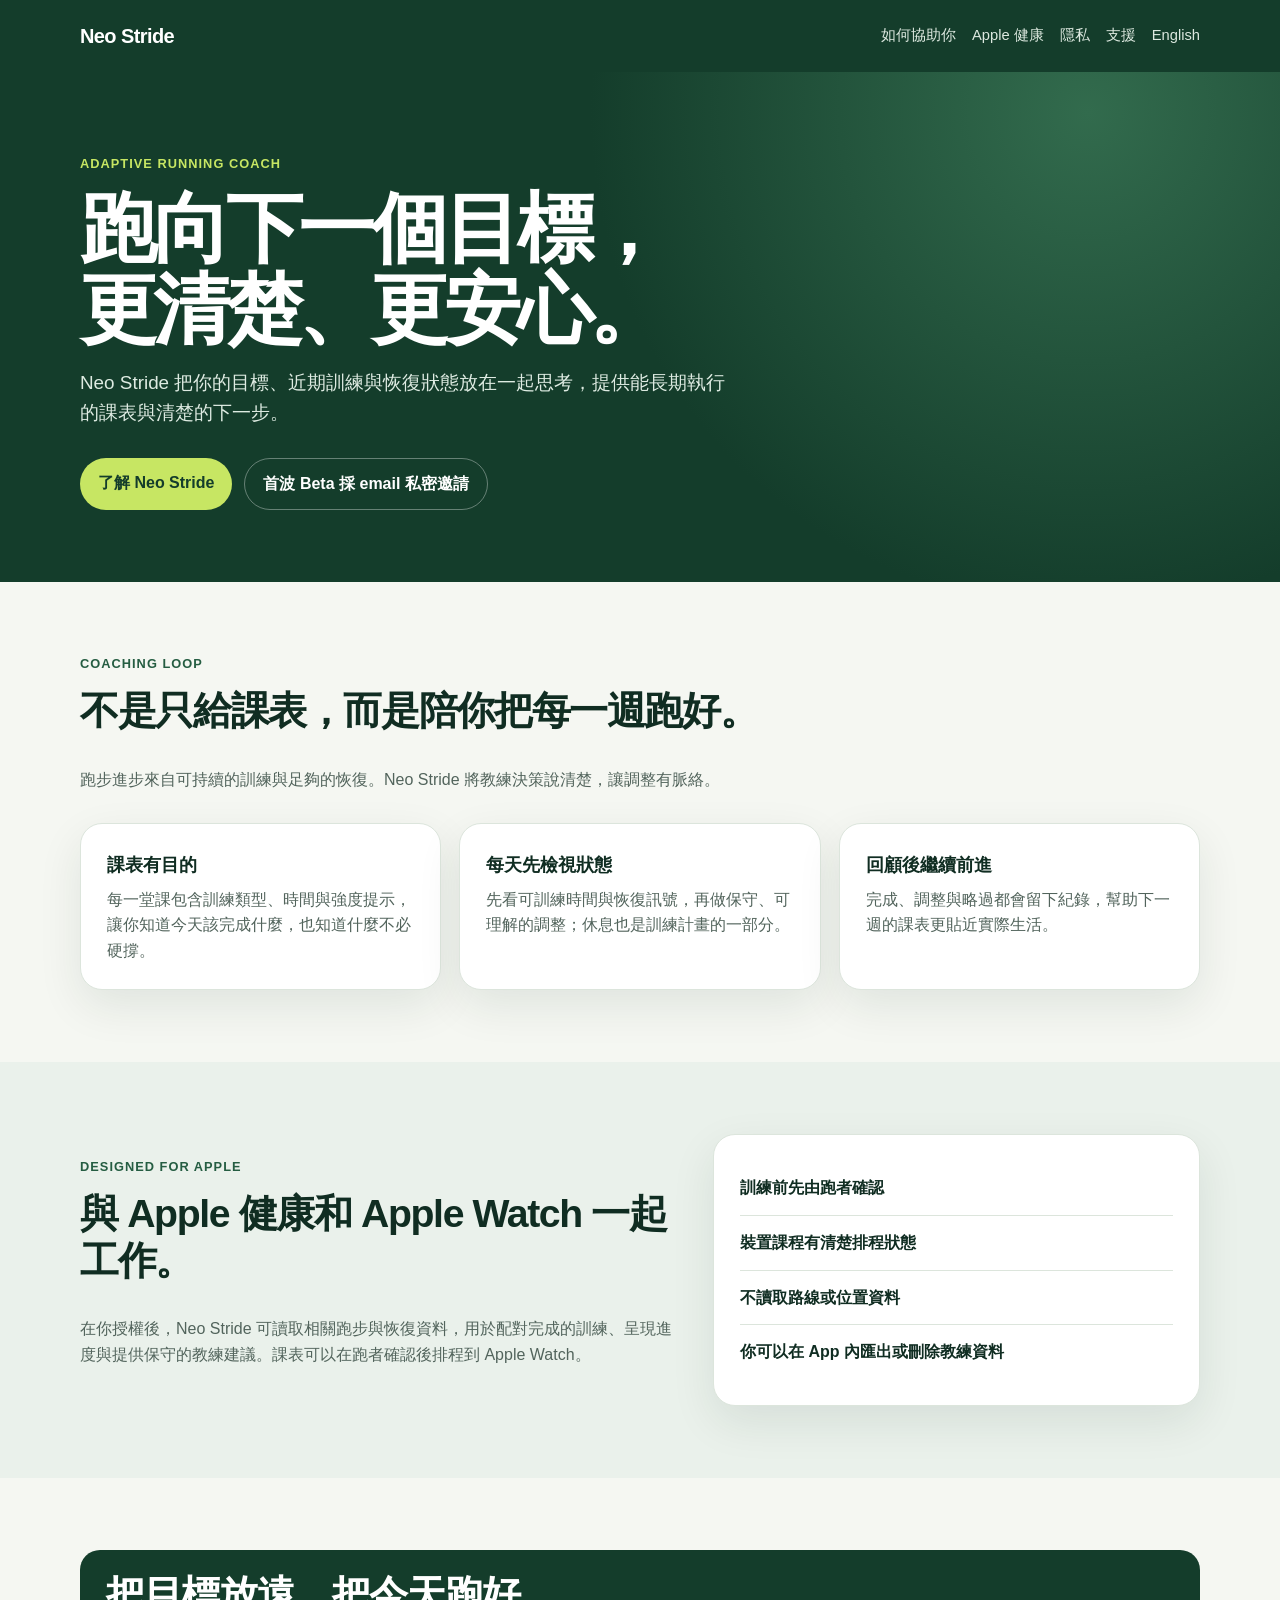
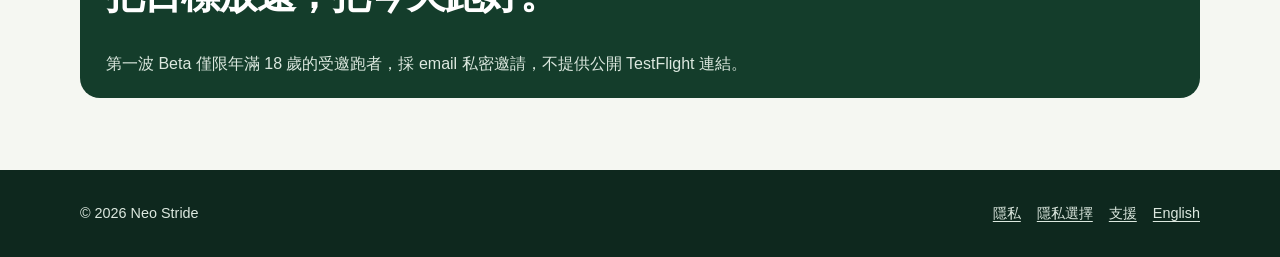
<file: index.html>
<!doctype html>
<html lang="zh-Hant">
  <head>
    <meta charset="utf-8">
    <meta name="viewport" content="width=device-width, initial-scale=1">
    <meta name="description" content="Neo Stride 是一位以恢復為先、幫助業餘跑者持續前進的適應式跑步教練。">
    <meta http-equiv="refresh" content="0; url=zh-Hant/">
    <link rel="canonical" href="https://chaoyu0513.github.io/neostride-site/zh-Hant/">
    <title>Neo Stride</title>
  </head>
  <body>
    <p><a href="zh-Hant/">前往 Neo Stride 繁體中文網站</a> · <a href="en/">English</a></p>
  </body>
</html>
</file>
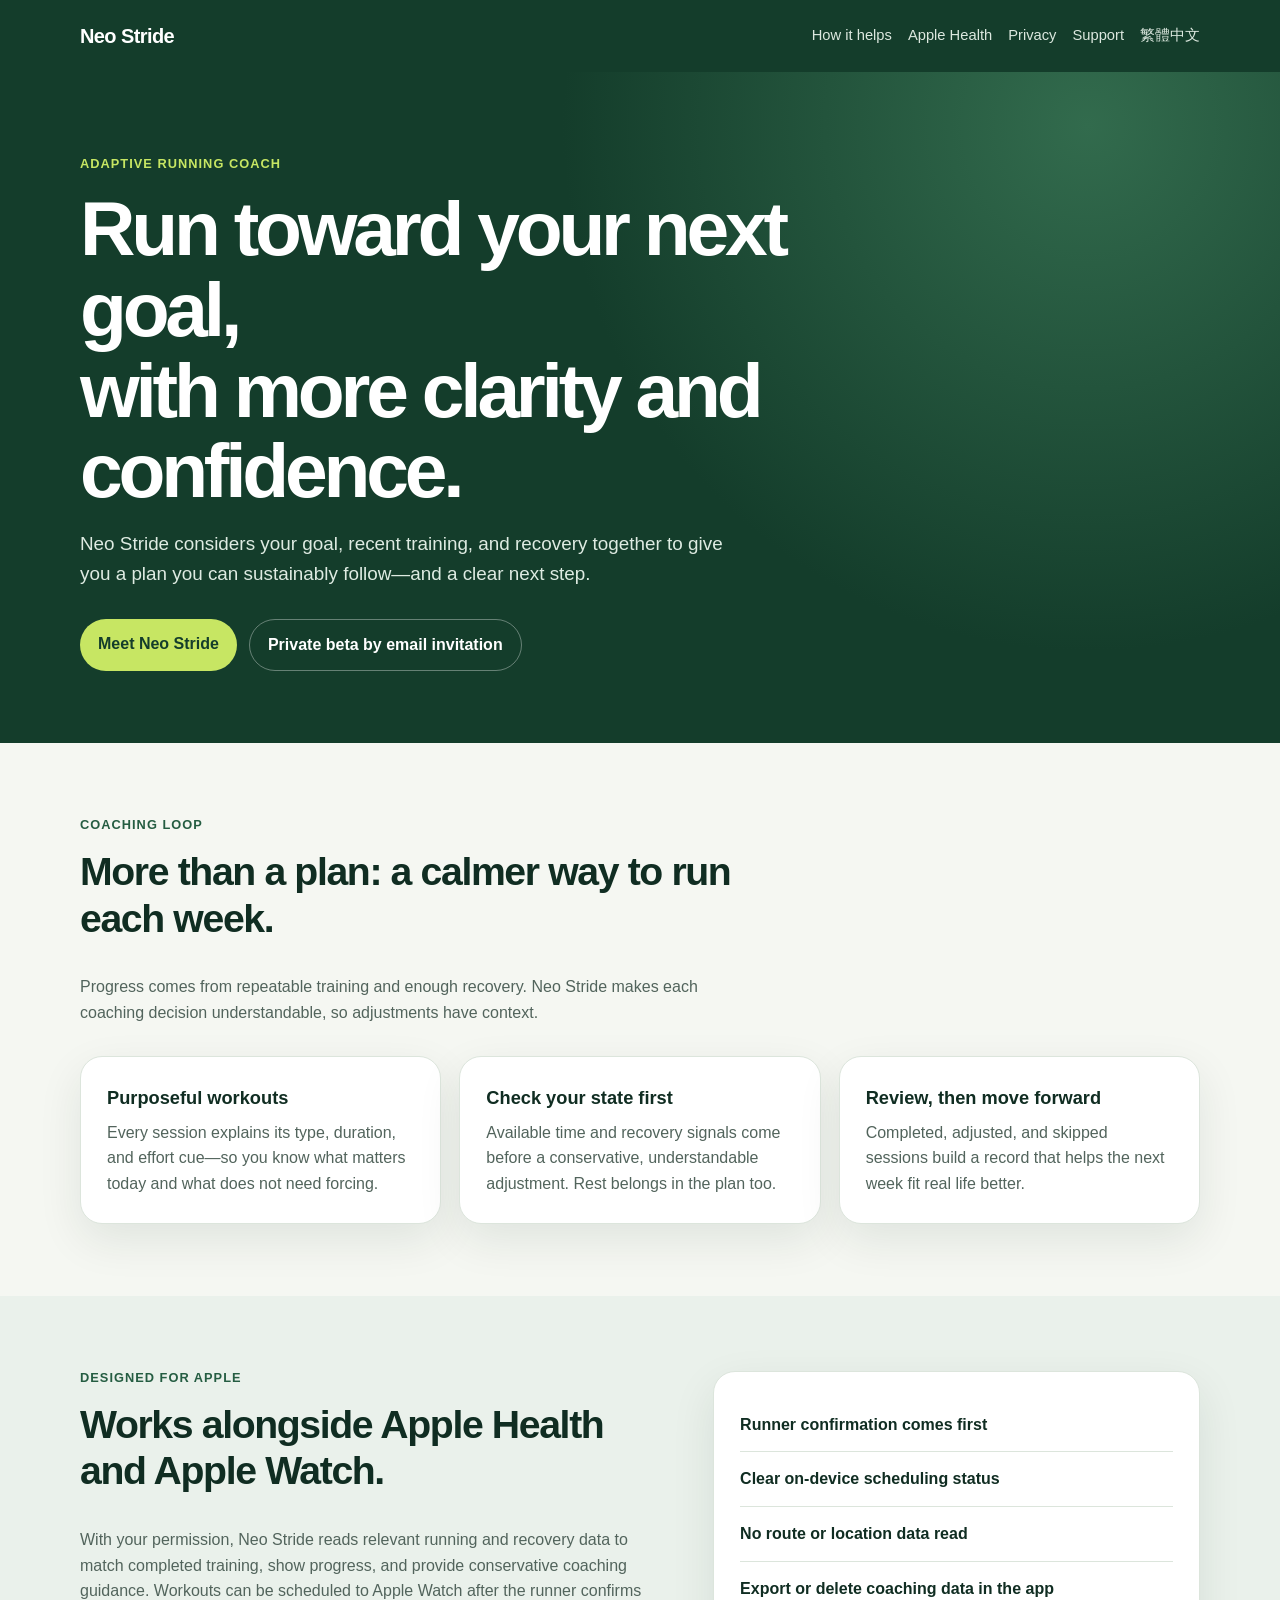
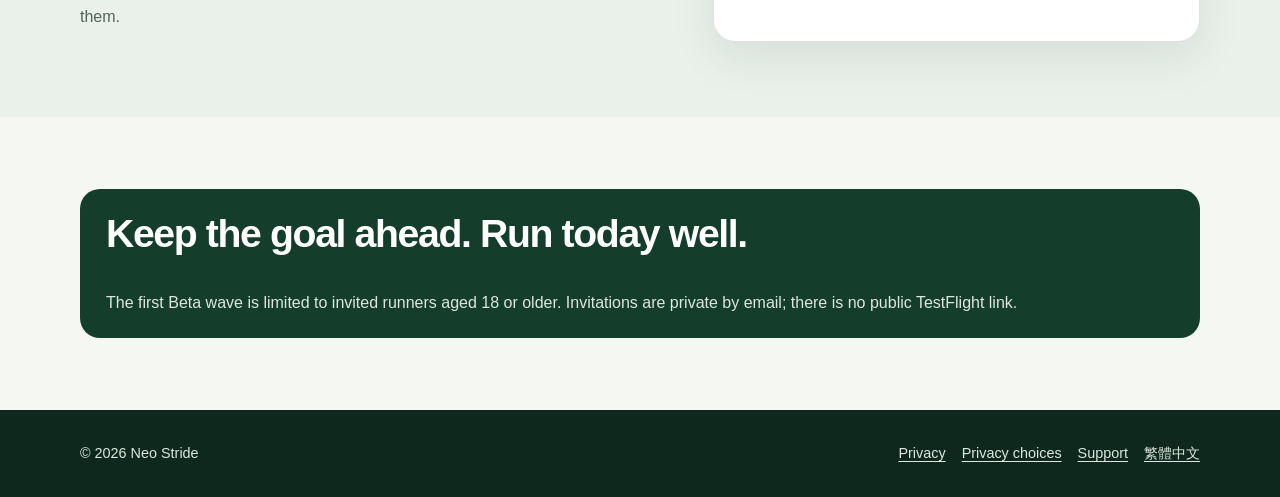
<file: en/index.html>
<!doctype html>
<html lang="en">
  <head>
    <meta charset="utf-8">
    <meta name="viewport" content="width=device-width, initial-scale=1">
    <meta name="description" content="Neo Stride is a recovery-first adaptive running coach for amateur runners.">
    <link rel="stylesheet" href="../assets/css/site.css">
    <link rel="alternate" hreflang="zh-Hant" href="../zh-Hant/">
    <link rel="alternate" hreflang="en" href="./">
    <title>Neo Stride — Run toward your next goal</title>
  </head>
  <body>
    <header class="site-header"><div class="shell nav"><a class="brand" href="./">Neo Stride</a><nav class="nav-links" aria-label="Main navigation"><a href="#how">How it helps</a><a href="#health">Apple Health</a><a href="privacy/">Privacy</a><a href="support/">Support</a><a href="../zh-Hant/" lang="zh-Hant">繁體中文</a></nav></div></header>
    <main>
      <section class="hero"><div class="shell"><p class="eyebrow">Adaptive running coach</p><h1>Run toward your next goal,<br>with more clarity and confidence.</h1><p class="lede">Neo Stride considers your goal, recent training, and recovery together to give you a plan you can sustainably follow—and a clear next step.</p><div class="actions"><a class="button" href="#how">Meet Neo Stride</a><a class="button secondary" href="support/">Private beta by email invitation</a></div></div></section>
      <section class="section" id="how"><div class="shell"><div class="section-heading"><p class="eyebrow" style="color:#255d42">Coaching loop</p><h2>More than a plan: a calmer way to run each week.</h2><p>Progress comes from repeatable training and enough recovery. Neo Stride makes each coaching decision understandable, so adjustments have context.</p></div><div class="grid"><article class="card"><h3>Purposeful workouts</h3><p>Every session explains its type, duration, and effort cue—so you know what matters today and what does not need forcing.</p></article><article class="card"><h3>Check your state first</h3><p>Available time and recovery signals come before a conservative, understandable adjustment. Rest belongs in the plan too.</p></article><article class="card"><h3>Review, then move forward</h3><p>Completed, adjusted, and skipped sessions build a record that helps the next week fit real life better.</p></article></div></div></section>
      <section class="section soft" id="health"><div class="shell split"><div><p class="eyebrow" style="color:#255d42">Designed for Apple</p><h2>Works alongside Apple Health and Apple Watch.</h2><p class="muted">With your permission, Neo Stride reads relevant running and recovery data to match completed training, show progress, and provide conservative coaching guidance. Workouts can be scheduled to Apple Watch after the runner confirms them.</p></div><div class="card"><ul class="facts"><li>Runner confirmation comes first</li><li>Clear on-device scheduling status</li><li>No route or location data read</li><li>Export or delete coaching data in the app</li></ul></div></div></section>
      <section class="section"><div class="shell banner"><h2>Keep the goal ahead. Run today well.</h2><p>The first Beta wave is limited to invited runners aged 18 or older. Invitations are private by email; there is no public TestFlight link.</p></div></section>
    </main>
    <footer class="site-footer"><div class="shell footer-inner"><span>© 2026 Neo Stride</span><nav class="footer-links" aria-label="Footer navigation"><a href="privacy/">Privacy</a><a href="privacy-choices/">Privacy choices</a><a href="support/">Support</a><a href="../zh-Hant/" lang="zh-Hant">繁體中文</a></nav></div></footer>
  </body>
</html>
</file>
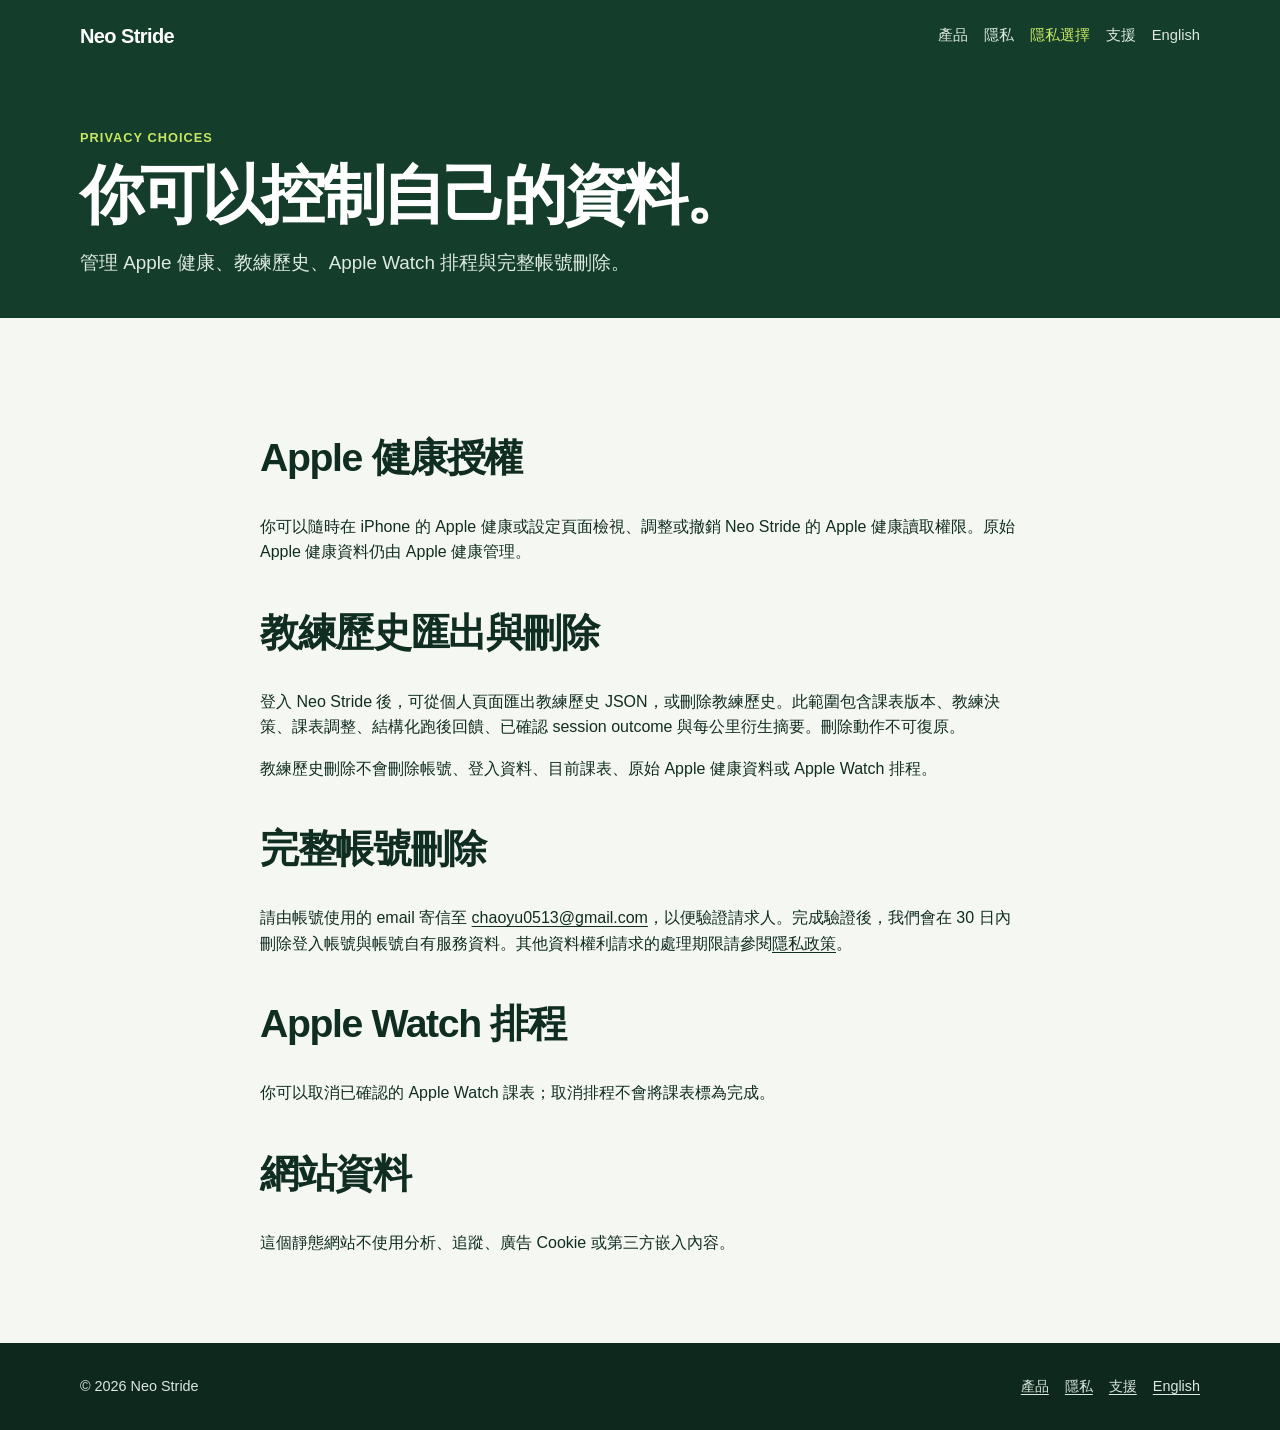
<file: privacy-choices/index.html>
<!doctype html>
<html lang="zh-Hant">
  <head>
    <meta charset="utf-8">
    <meta name="viewport" content="width=device-width, initial-scale=1">
    <meta name="description" content="管理 Neo Stride 的 Apple 健康授權、教練資料與完整帳號刪除。">
    <link rel="stylesheet" href="../assets/css/site.css">
    <link rel="alternate" hreflang="en" href="../en/privacy-choices/">
    <title>隱私選擇 — Neo Stride</title>
  </head>
  <body>
    <header class="site-header"><div class="shell nav"><a class="brand" href="../zh-Hant/">Neo Stride</a><nav class="nav-links" aria-label="主要導覽"><a href="../zh-Hant/">產品</a><a href="../privacy/">隱私</a><a aria-current="page" href="./">隱私選擇</a><a href="../support/">支援</a><a href="../en/privacy-choices/" lang="en">English</a></nav></div></header>
    <main>
      <section class="page-hero"><div class="shell"><p class="eyebrow">Privacy choices</p><h1>你可以控制自己的資料。</h1><p class="lede">管理 Apple 健康、教練歷史、Apple Watch 排程與完整帳號刪除。</p></div></section>
      <section class="section"><div class="shell prose">
        <h2>Apple 健康授權</h2>
        <p>你可以隨時在 iPhone 的 Apple 健康或設定頁面檢視、調整或撤銷 Neo Stride 的 Apple 健康讀取權限。原始 Apple 健康資料仍由 Apple 健康管理。</p>

        <h2>教練歷史匯出與刪除</h2>
        <p>登入 Neo Stride 後，可從個人頁面匯出教練歷史 JSON，或刪除教練歷史。此範圍包含課表版本、教練決策、課表調整、結構化跑後回饋、已確認 session outcome 與每公里衍生摘要。刪除動作不可復原。</p>
        <p>教練歷史刪除不會刪除帳號、登入資料、目前課表、原始 Apple 健康資料或 Apple Watch 排程。</p>

        <h2>完整帳號刪除</h2>
        <p>請由帳號使用的 email 寄信至 <a href="mailto:chaoyu0513@gmail.com">chaoyu0513@gmail.com</a>，以便驗證請求人。完成驗證後，我們會在 30 日內刪除登入帳號與帳號自有服務資料。其他資料權利請求的處理期限請參閱<a href="../privacy/">隱私政策</a>。</p>

        <h2>Apple Watch 排程</h2>
        <p>你可以取消已確認的 Apple Watch 課表；取消排程不會將課表標為完成。</p>

        <h2>網站資料</h2>
        <p>這個靜態網站不使用分析、追蹤、廣告 Cookie 或第三方嵌入內容。</p>
      </div></section>
    </main>
    <footer class="site-footer"><div class="shell footer-inner"><span>© 2026 Neo Stride</span><nav class="footer-links" aria-label="頁尾導覽"><a href="../zh-Hant/">產品</a><a href="../privacy/">隱私</a><a href="../support/">支援</a><a href="../en/privacy-choices/" lang="en">English</a></nav></div></footer>
  </body>
</html>
</file>
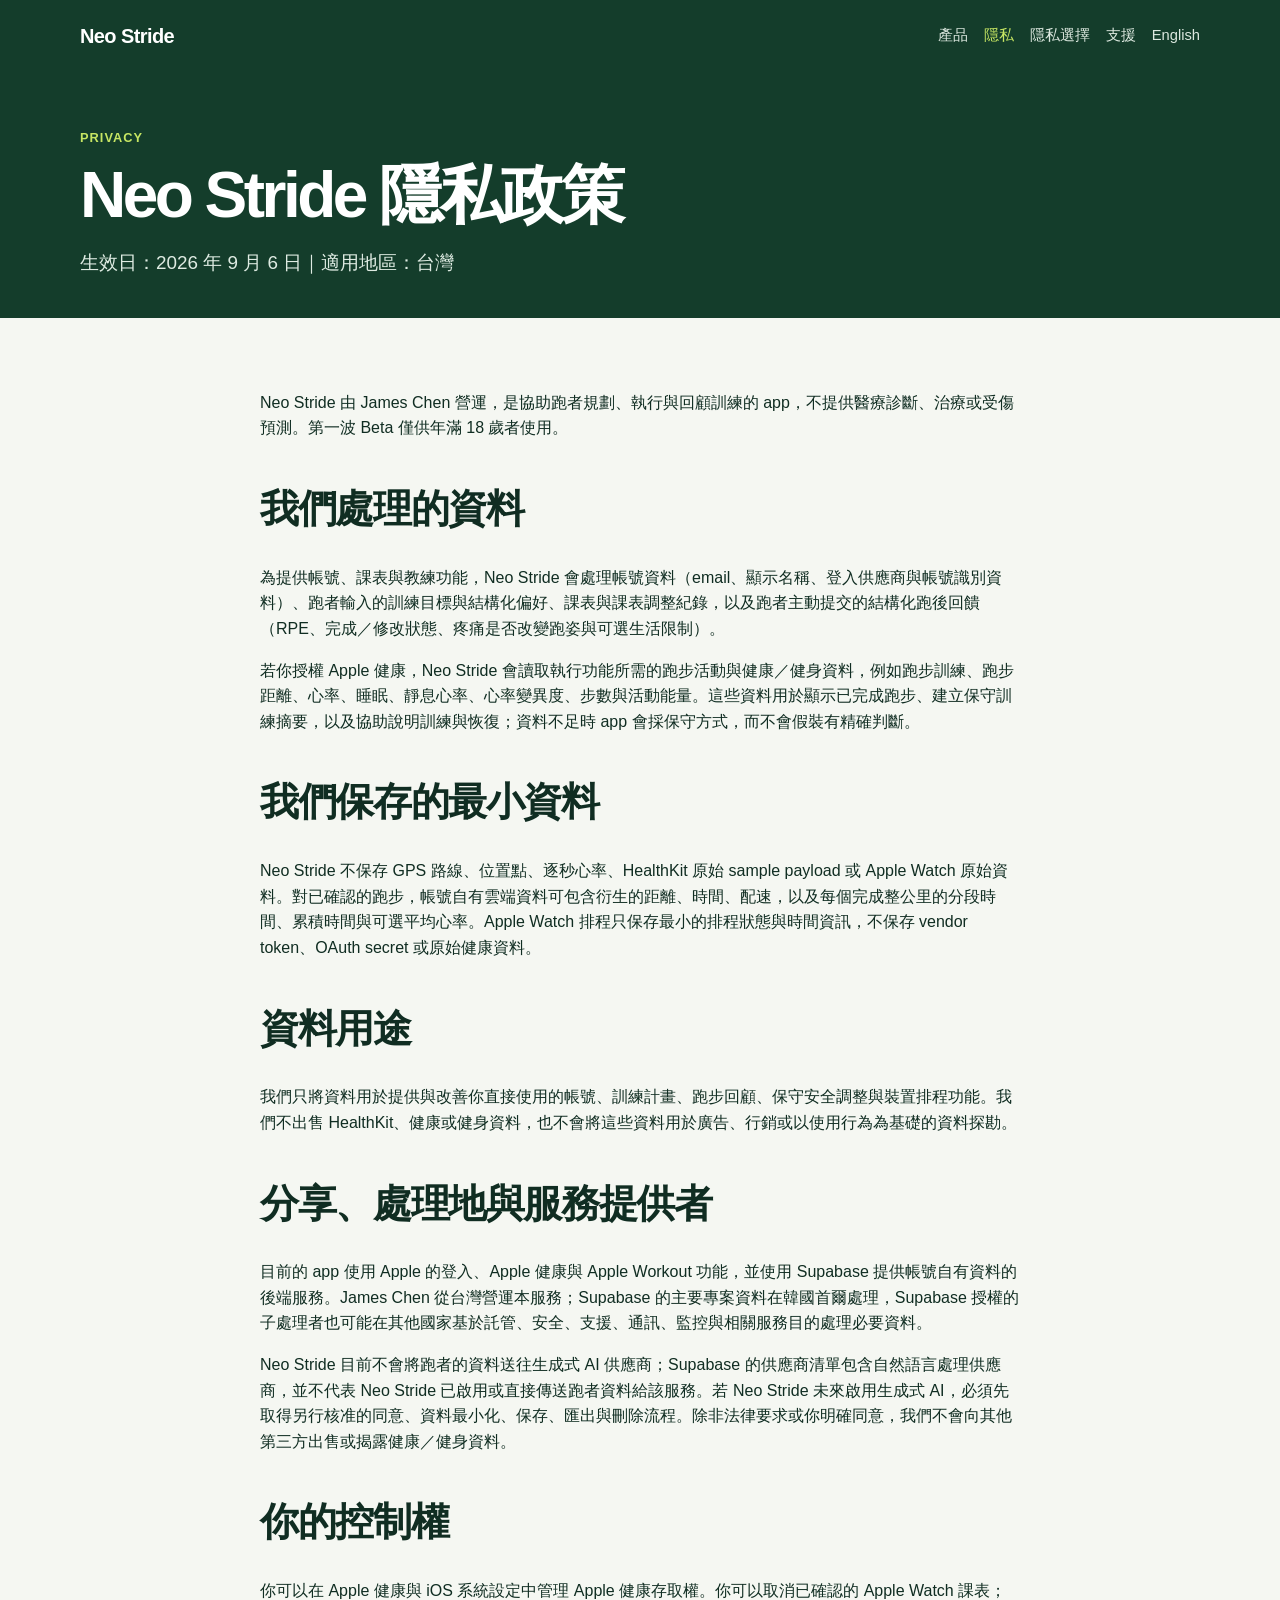
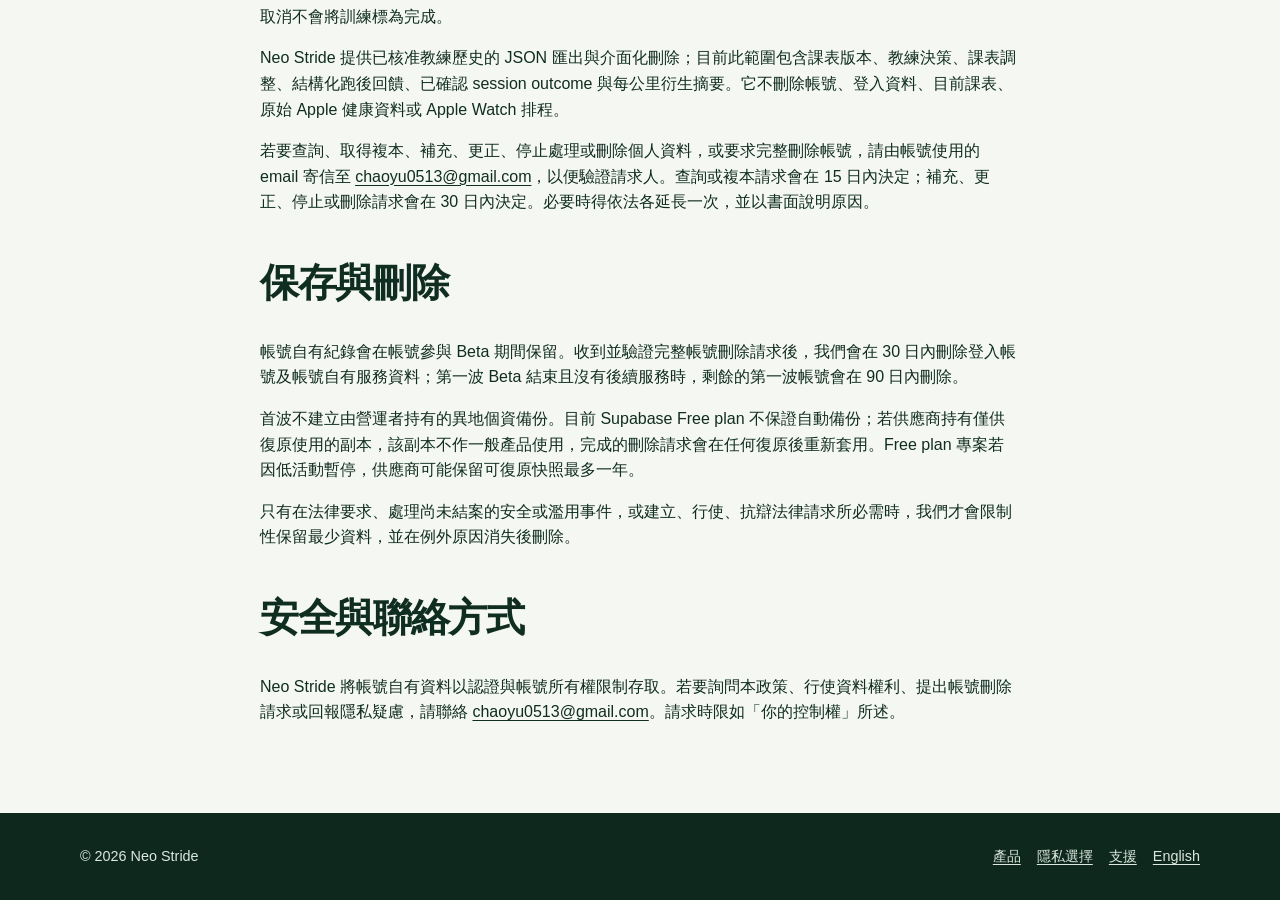
<file: privacy/index.html>
<!doctype html>
<html lang="zh-Hant">
  <head>
    <meta charset="utf-8">
    <meta name="viewport" content="width=device-width, initial-scale=1">
    <meta name="description" content="Neo Stride 隱私政策：資料處理、Apple 健康、保存、刪除與聯絡方式。">
    <link rel="stylesheet" href="../assets/css/site.css">
    <link rel="alternate" hreflang="en" href="../en/privacy/">
    <title>隱私政策 — Neo Stride</title>
  </head>
  <body>
    <header class="site-header"><div class="shell nav">
      <a class="brand" href="../zh-Hant/">Neo Stride</a>
      <nav class="nav-links" aria-label="主要導覽"><a href="../zh-Hant/">產品</a><a aria-current="page" href="./">隱私</a><a href="../privacy-choices/">隱私選擇</a><a href="../support/">支援</a><a href="../en/privacy/" lang="en">English</a></nav>
    </div></header>
    <main>
      <section class="page-hero"><div class="shell">
        <p class="eyebrow">Privacy</p>
        <h1>Neo Stride 隱私政策</h1>
        <p class="lede">生效日：<time datetime="2026-09-06">2026 年 9 月 6 日</time>｜適用地區：台灣</p>
      </div></section>
      <section class="section"><div class="shell prose">
        <p>Neo Stride 由 James Chen 營運，是協助跑者規劃、執行與回顧訓練的 app，不提供醫療診斷、治療或受傷預測。第一波 Beta 僅供年滿 18 歲者使用。</p>

        <h2>我們處理的資料</h2>
        <p>為提供帳號、課表與教練功能，Neo Stride 會處理帳號資料（email、顯示名稱、登入供應商與帳號識別資料）、跑者輸入的訓練目標與結構化偏好、課表與課表調整紀錄，以及跑者主動提交的結構化跑後回饋（RPE、完成／修改狀態、疼痛是否改變跑姿與可選生活限制）。</p>
        <p>若你授權 Apple 健康，Neo Stride 會讀取執行功能所需的跑步活動與健康／健身資料，例如跑步訓練、跑步距離、心率、睡眠、靜息心率、心率變異度、步數與活動能量。這些資料用於顯示已完成跑步、建立保守訓練摘要，以及協助說明訓練與恢復；資料不足時 app 會採保守方式，而不會假裝有精確判斷。</p>

        <h2>我們保存的最小資料</h2>
        <p>Neo Stride 不保存 GPS 路線、位置點、逐秒心率、HealthKit 原始 sample payload 或 Apple Watch 原始資料。對已確認的跑步，帳號自有雲端資料可包含衍生的距離、時間、配速，以及每個完成整公里的分段時間、累積時間與可選平均心率。Apple Watch 排程只保存最小的排程狀態與時間資訊，不保存 vendor token、OAuth secret 或原始健康資料。</p>

        <h2>資料用途</h2>
        <p>我們只將資料用於提供與改善你直接使用的帳號、訓練計畫、跑步回顧、保守安全調整與裝置排程功能。我們不出售 HealthKit、健康或健身資料，也不會將這些資料用於廣告、行銷或以使用行為為基礎的資料探勘。</p>

        <h2>分享、處理地與服務提供者</h2>
        <p>目前的 app 使用 Apple 的登入、Apple 健康與 Apple Workout 功能，並使用 Supabase 提供帳號自有資料的後端服務。James Chen 從台灣營運本服務；Supabase 的主要專案資料在韓國首爾處理，Supabase 授權的子處理者也可能在其他國家基於託管、安全、支援、通訊、監控與相關服務目的處理必要資料。</p>
        <p>Neo Stride 目前不會將跑者的資料送往生成式 AI 供應商；Supabase 的供應商清單包含自然語言處理供應商，並不代表 Neo Stride 已啟用或直接傳送跑者資料給該服務。若 Neo Stride 未來啟用生成式 AI，必須先取得另行核准的同意、資料最小化、保存、匯出與刪除流程。除非法律要求或你明確同意，我們不會向其他第三方出售或揭露健康／健身資料。</p>

        <h2>你的控制權</h2>
        <p>你可以在 Apple 健康與 iOS 系統設定中管理 Apple 健康存取權。你可以取消已確認的 Apple Watch 課表；取消不會將訓練標為完成。</p>
        <p>Neo Stride 提供已核准教練歷史的 JSON 匯出與介面化刪除；目前此範圍包含課表版本、教練決策、課表調整、結構化跑後回饋、已確認 session outcome 與每公里衍生摘要。它不刪除帳號、登入資料、目前課表、原始 Apple 健康資料或 Apple Watch 排程。</p>
        <p>若要查詢、取得複本、補充、更正、停止處理或刪除個人資料，或要求完整刪除帳號，請由帳號使用的 email 寄信至 <a href="mailto:chaoyu0513@gmail.com">chaoyu0513@gmail.com</a>，以便驗證請求人。查詢或複本請求會在 15 日內決定；補充、更正、停止或刪除請求會在 30 日內決定。必要時得依法各延長一次，並以書面說明原因。</p>

        <h2>保存與刪除</h2>
        <p>帳號自有紀錄會在帳號參與 Beta 期間保留。收到並驗證完整帳號刪除請求後，我們會在 30 日內刪除登入帳號及帳號自有服務資料；第一波 Beta 結束且沒有後續服務時，剩餘的第一波帳號會在 90 日內刪除。</p>
        <p>首波不建立由營運者持有的異地個資備份。目前 Supabase Free plan 不保證自動備份；若供應商持有僅供復原使用的副本，該副本不作一般產品使用，完成的刪除請求會在任何復原後重新套用。Free plan 專案若因低活動暫停，供應商可能保留可復原快照最多一年。</p>
        <p>只有在法律要求、處理尚未結案的安全或濫用事件，或建立、行使、抗辯法律請求所必需時，我們才會限制性保留最少資料，並在例外原因消失後刪除。</p>

        <h2>安全與聯絡方式</h2>
        <p>Neo Stride 將帳號自有資料以認證與帳號所有權限制存取。若要詢問本政策、行使資料權利、提出帳號刪除請求或回報隱私疑慮，請聯絡 <a href="mailto:chaoyu0513@gmail.com">chaoyu0513@gmail.com</a>。請求時限如「你的控制權」所述。</p>
      </div></section>
    </main>
    <footer class="site-footer"><div class="shell footer-inner"><span>© 2026 Neo Stride</span><nav class="footer-links" aria-label="頁尾導覽"><a href="../zh-Hant/">產品</a><a href="../privacy-choices/">隱私選擇</a><a href="../support/">支援</a><a href="../en/privacy/" lang="en">English</a></nav></div></footer>
  </body>
</html>
</file>
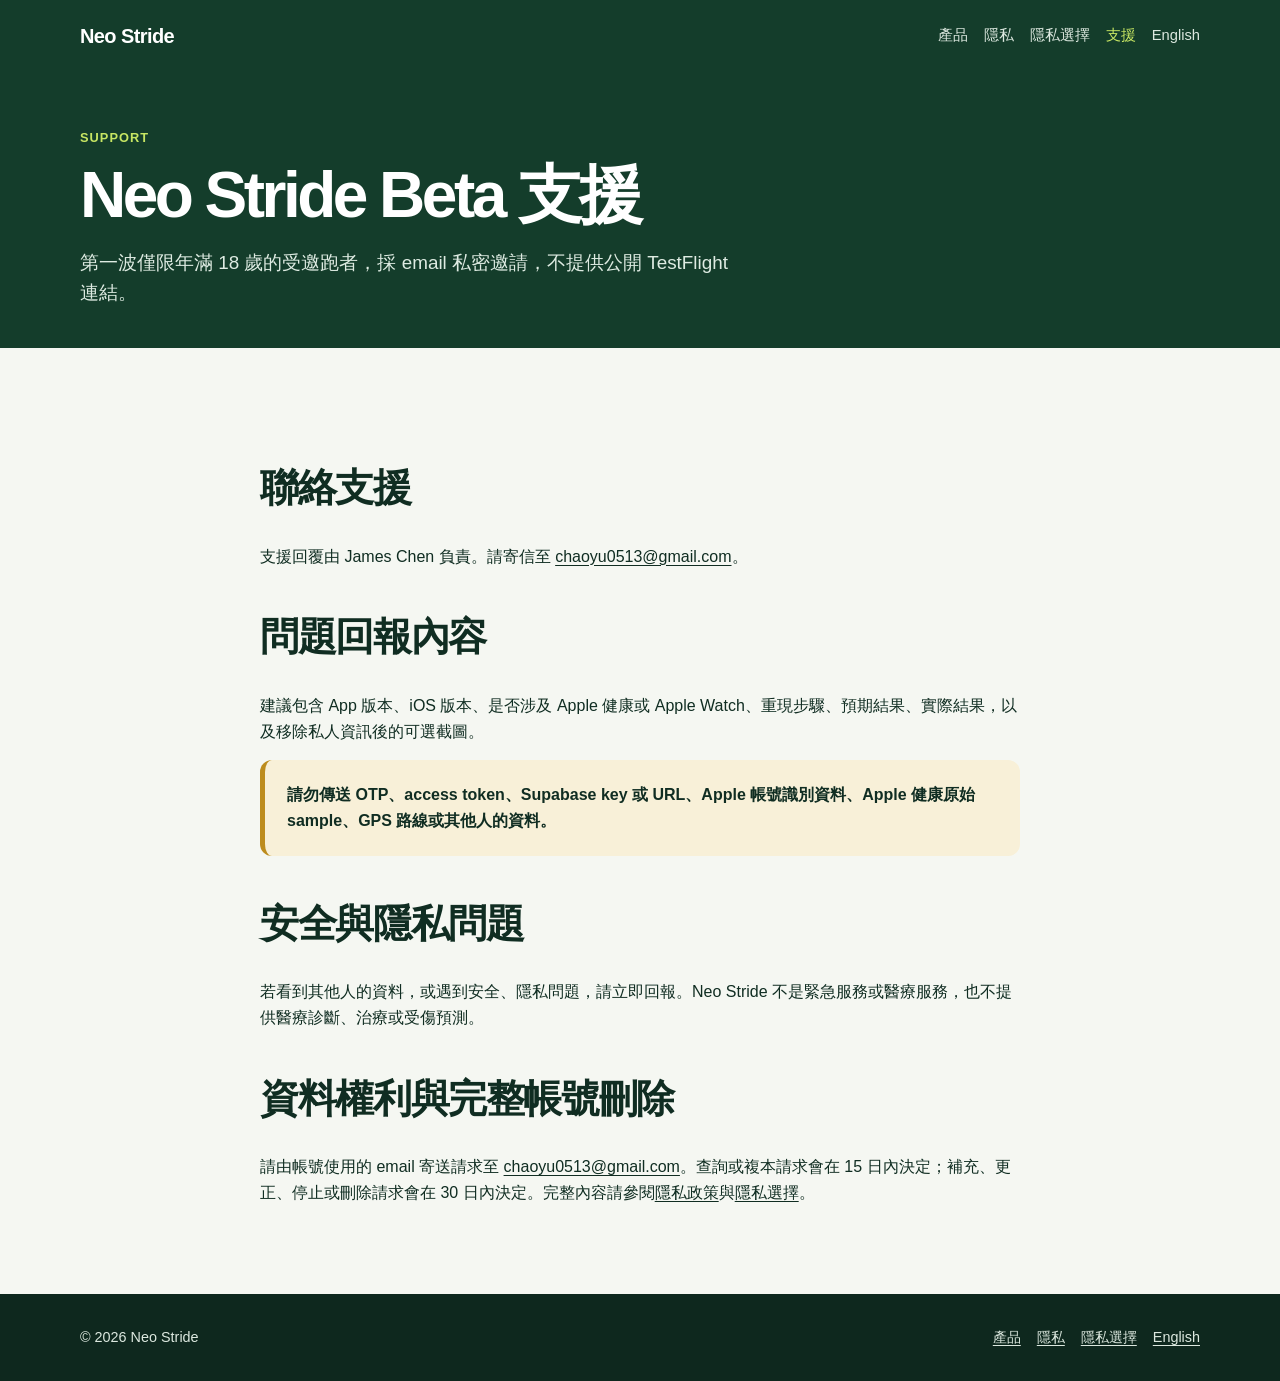
<file: support/index.html>
<!doctype html>
<html lang="zh-Hant">
  <head>
    <meta charset="utf-8">
    <meta name="viewport" content="width=device-width, initial-scale=1">
    <meta name="description" content="Neo Stride 第一波 Beta 支援與問題回報方式。">
    <link rel="stylesheet" href="../assets/css/site.css">
    <link rel="alternate" hreflang="en" href="../en/support/">
    <title>支援 — Neo Stride</title>
  </head>
  <body>
    <header class="site-header"><div class="shell nav"><a class="brand" href="../zh-Hant/">Neo Stride</a><nav class="nav-links" aria-label="主要導覽"><a href="../zh-Hant/">產品</a><a href="../privacy/">隱私</a><a href="../privacy-choices/">隱私選擇</a><a aria-current="page" href="./">支援</a><a href="../en/support/" lang="en">English</a></nav></div></header>
    <main>
      <section class="page-hero"><div class="shell"><p class="eyebrow">Support</p><h1>Neo Stride Beta 支援</h1><p class="lede">第一波僅限年滿 18 歲的受邀跑者，採 email 私密邀請，不提供公開 TestFlight 連結。</p></div></section>
      <section class="section"><div class="shell prose">
        <h2>聯絡支援</h2>
        <p>支援回覆由 James Chen 負責。請寄信至 <a href="mailto:chaoyu0513@gmail.com">chaoyu0513@gmail.com</a>。</p>

        <h2>問題回報內容</h2>
        <p>建議包含 App 版本、iOS 版本、是否涉及 Apple 健康或 Apple Watch、重現步驟、預期結果、實際結果，以及移除私人資訊後的可選截圖。</p>
        <div class="notice"><strong>請勿傳送 OTP、access token、Supabase key 或 URL、Apple 帳號識別資料、Apple 健康原始 sample、GPS 路線或其他人的資料。</strong></div>

        <h2>安全與隱私問題</h2>
        <p>若看到其他人的資料，或遇到安全、隱私問題，請立即回報。Neo Stride 不是緊急服務或醫療服務，也不提供醫療診斷、治療或受傷預測。</p>

        <h2>資料權利與完整帳號刪除</h2>
        <p>請由帳號使用的 email 寄送請求至 <a href="mailto:chaoyu0513@gmail.com">chaoyu0513@gmail.com</a>。查詢或複本請求會在 15 日內決定；補充、更正、停止或刪除請求會在 30 日內決定。完整內容請參閱<a href="../privacy/">隱私政策</a>與<a href="../privacy-choices/">隱私選擇</a>。</p>
      </div></section>
    </main>
    <footer class="site-footer"><div class="shell footer-inner"><span>© 2026 Neo Stride</span><nav class="footer-links" aria-label="頁尾導覽"><a href="../zh-Hant/">產品</a><a href="../privacy/">隱私</a><a href="../privacy-choices/">隱私選擇</a><a href="../en/support/" lang="en">English</a></nav></div></footer>
  </body>
</html>
</file>
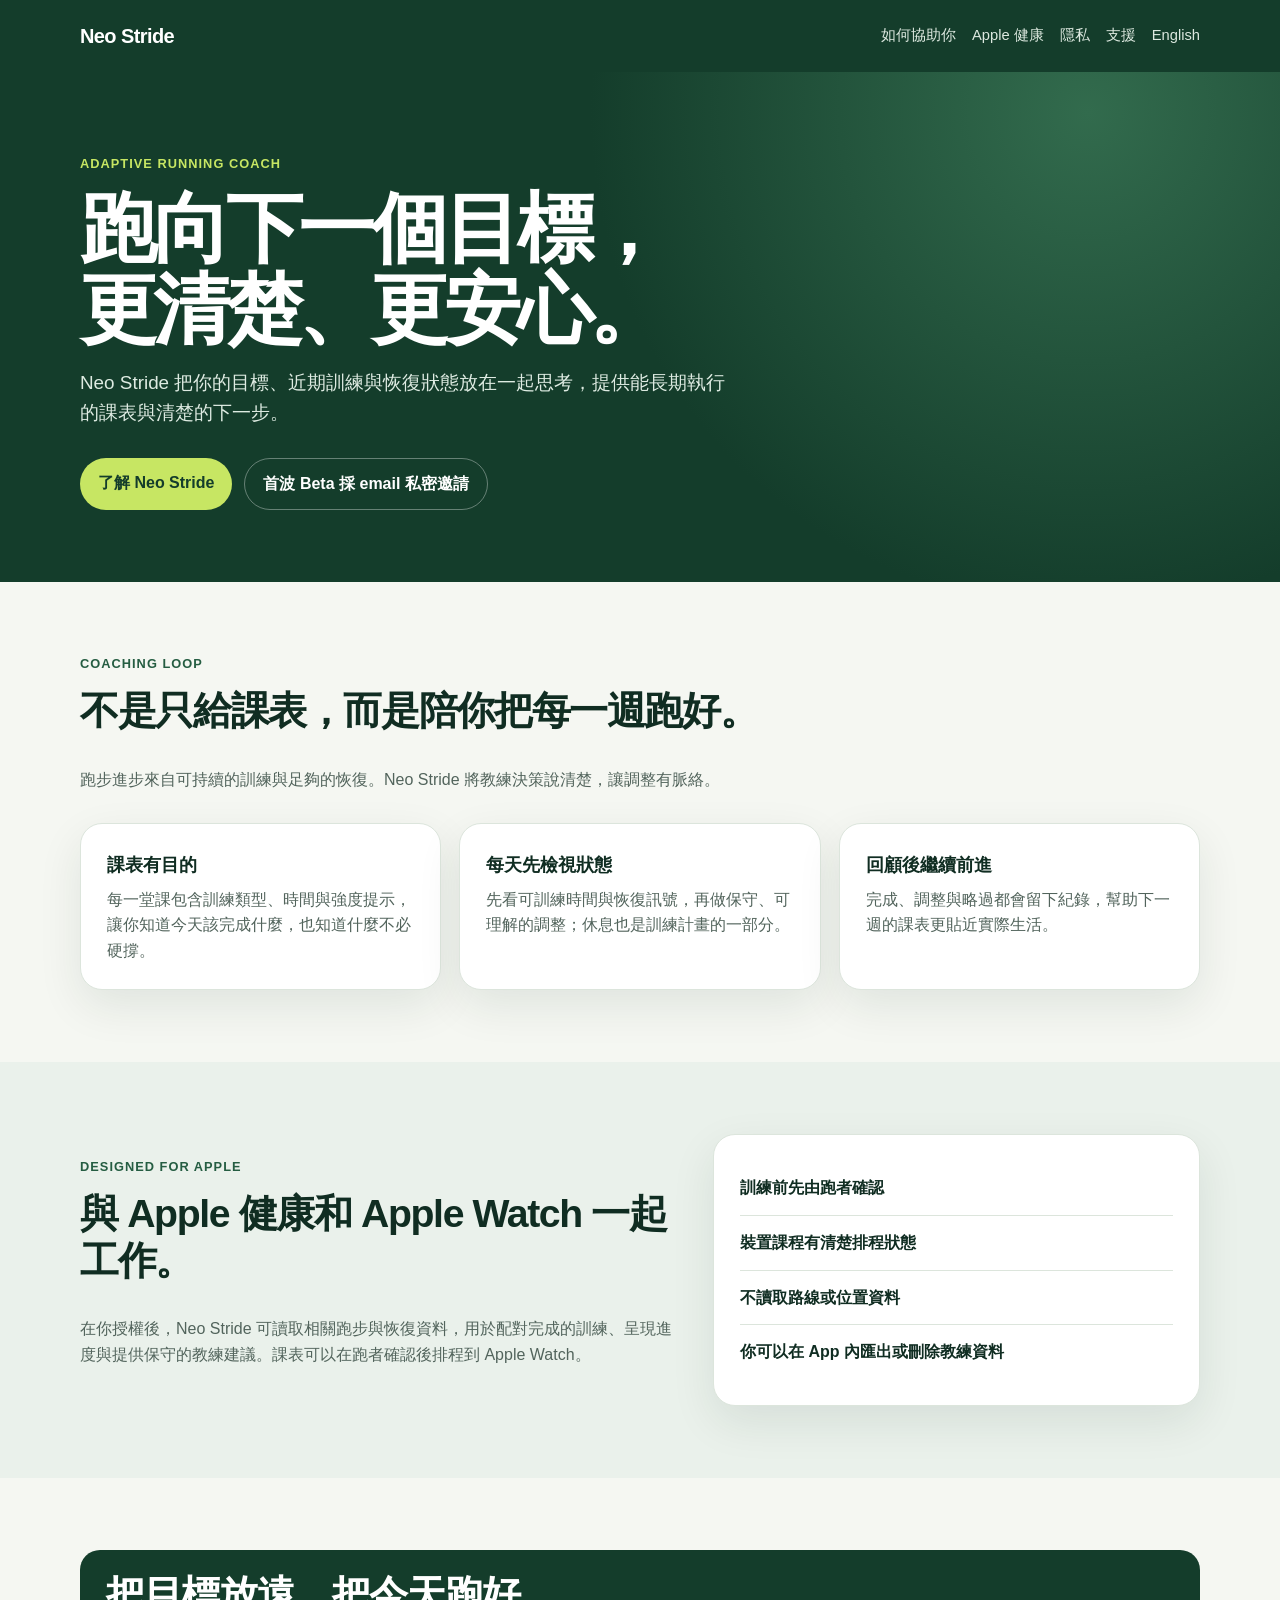
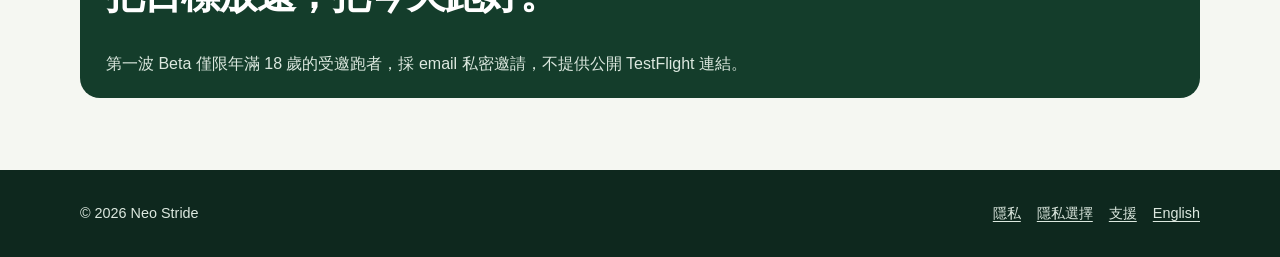
<file: zh-Hant/index.html>
<!doctype html>
<html lang="zh-Hant">
  <head>
    <meta charset="utf-8">
    <meta name="viewport" content="width=device-width, initial-scale=1">
    <meta name="description" content="Neo Stride：以恢復為先的適應式跑步教練，幫助業餘跑者穩定前進。">
    <link rel="stylesheet" href="../assets/css/site.css">
    <link rel="alternate" hreflang="en" href="../en/">
    <link rel="alternate" hreflang="zh-Hant" href="./">
    <title>Neo Stride — 跑向下一個目標</title>
  </head>
  <body>
    <header class="site-header"><div class="shell nav">
      <a class="brand" href="./">Neo Stride</a>
      <nav class="nav-links" aria-label="主要導覽">
        <a href="#how">如何協助你</a><a href="#health">Apple 健康</a><a href="../privacy/">隱私</a><a href="../support/">支援</a><a href="../en/" lang="en">English</a>
      </nav>
    </div></header>
    <main>
      <section class="hero"><div class="shell">
        <p class="eyebrow">Adaptive running coach</p>
        <h1>跑向下一個目標，<br>更清楚、更安心。</h1>
        <p class="lede">Neo Stride 把你的目標、近期訓練與恢復狀態放在一起思考，提供能長期執行的課表與清楚的下一步。</p>
        <div class="actions"><a class="button" href="#how">了解 Neo Stride</a><a class="button secondary" href="../support/">首波 Beta 採 email 私密邀請</a></div>
      </div></section>
      <section class="section" id="how"><div class="shell">
        <div class="section-heading"><p class="eyebrow" style="color:#255d42">Coaching loop</p><h2>不是只給課表，而是陪你把每一週跑好。</h2><p>跑步進步來自可持續的訓練與足夠的恢復。Neo Stride 將教練決策說清楚，讓調整有脈絡。</p></div>
        <div class="grid">
          <article class="card"><h3>課表有目的</h3><p>每一堂課包含訓練類型、時間與強度提示，讓你知道今天該完成什麼，也知道什麼不必硬撐。</p></article>
          <article class="card"><h3>每天先檢視狀態</h3><p>先看可訓練時間與恢復訊號，再做保守、可理解的調整；休息也是訓練計畫的一部分。</p></article>
          <article class="card"><h3>回顧後繼續前進</h3><p>完成、調整與略過都會留下紀錄，幫助下一週的課表更貼近實際生活。</p></article>
        </div>
      </div></section>
      <section class="section soft" id="health"><div class="shell split">
        <div><p class="eyebrow" style="color:#255d42">Designed for Apple</p><h2>與 Apple 健康和 Apple Watch 一起工作。</h2><p class="muted">在你授權後，Neo Stride 可讀取相關跑步與恢復資料，用於配對完成的訓練、呈現進度與提供保守的教練建議。課表可以在跑者確認後排程到 Apple Watch。</p></div>
        <div class="card"><ul class="facts"><li>訓練前先由跑者確認</li><li>裝置課程有清楚排程狀態</li><li>不讀取路線或位置資料</li><li>你可以在 App 內匯出或刪除教練資料</li></ul></div>
      </div></section>
      <section class="section"><div class="shell banner"><h2>把目標放遠，把今天跑好。</h2><p>第一波 Beta 僅限年滿 18 歲的受邀跑者，採 email 私密邀請，不提供公開 TestFlight 連結。</p></div></section>
    </main>
    <footer class="site-footer"><div class="shell footer-inner"><span>© 2026 Neo Stride</span><nav class="footer-links" aria-label="頁尾導覽"><a href="../privacy/">隱私</a><a href="../privacy-choices/">隱私選擇</a><a href="../support/">支援</a><a href="../en/" lang="en">English</a></nav></div></footer>
  </body>
</html>
</file>
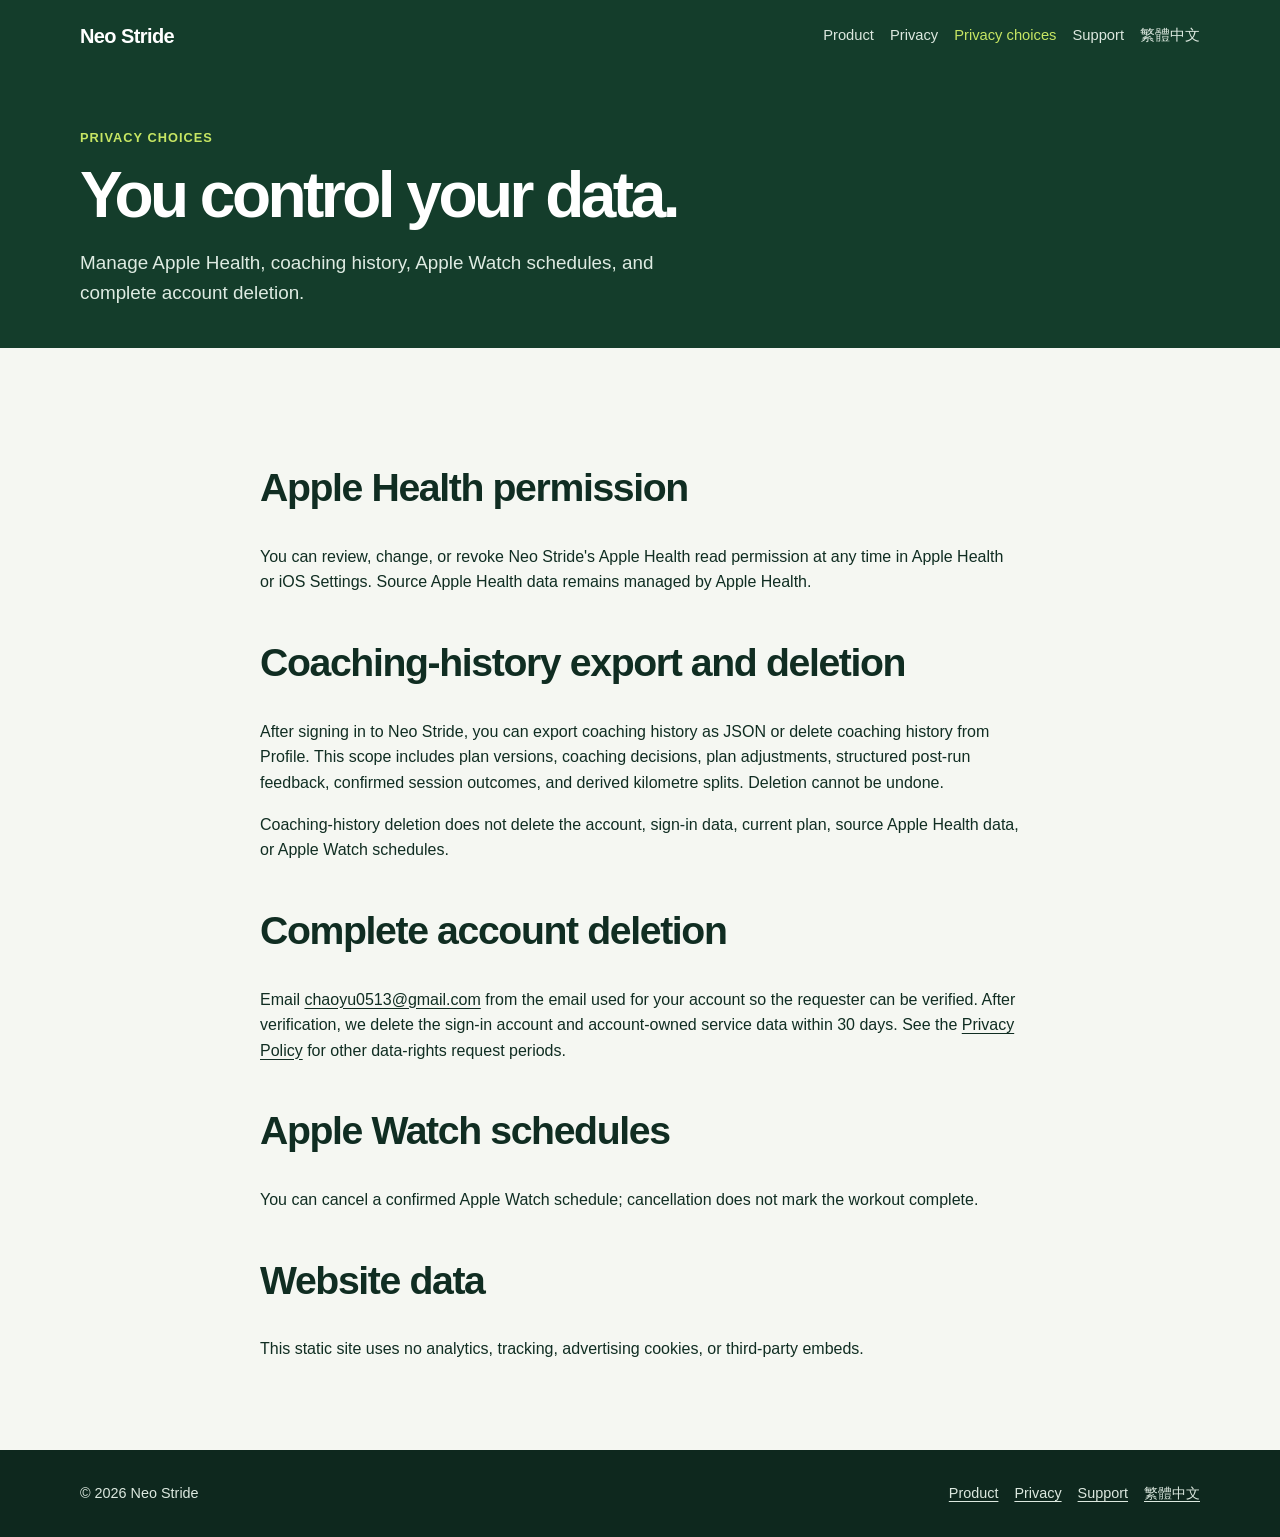
<file: en/privacy-choices/index.html>
<!doctype html>
<html lang="en">
  <head>
    <meta charset="utf-8">
    <meta name="viewport" content="width=device-width, initial-scale=1">
    <meta name="description" content="Manage Neo Stride Apple Health access, coaching data, and complete account deletion.">
    <link rel="stylesheet" href="../../assets/css/site.css">
    <link rel="alternate" hreflang="zh-Hant" href="../../privacy-choices/">
    <title>Privacy choices — Neo Stride</title>
  </head>
  <body>
    <header class="site-header"><div class="shell nav"><a class="brand" href="../">Neo Stride</a><nav class="nav-links" aria-label="Main navigation"><a href="../">Product</a><a href="../privacy/">Privacy</a><a aria-current="page" href="./">Privacy choices</a><a href="../support/">Support</a><a href="../../privacy-choices/" lang="zh-Hant">繁體中文</a></nav></div></header>
    <main>
      <section class="page-hero"><div class="shell"><p class="eyebrow">Privacy choices</p><h1>You control your data.</h1><p class="lede">Manage Apple Health, coaching history, Apple Watch schedules, and complete account deletion.</p></div></section>
      <section class="section"><div class="shell prose">
        <h2>Apple Health permission</h2>
        <p>You can review, change, or revoke Neo Stride's Apple Health read permission at any time in Apple Health or iOS Settings. Source Apple Health data remains managed by Apple Health.</p>

        <h2>Coaching-history export and deletion</h2>
        <p>After signing in to Neo Stride, you can export coaching history as JSON or delete coaching history from Profile. This scope includes plan versions, coaching decisions, plan adjustments, structured post-run feedback, confirmed session outcomes, and derived kilometre splits. Deletion cannot be undone.</p>
        <p>Coaching-history deletion does not delete the account, sign-in data, current plan, source Apple Health data, or Apple Watch schedules.</p>

        <h2>Complete account deletion</h2>
        <p>Email <a href="mailto:chaoyu0513@gmail.com">chaoyu0513@gmail.com</a> from the email used for your account so the requester can be verified. After verification, we delete the sign-in account and account-owned service data within 30 days. See the <a href="../privacy/">Privacy Policy</a> for other data-rights request periods.</p>

        <h2>Apple Watch schedules</h2>
        <p>You can cancel a confirmed Apple Watch schedule; cancellation does not mark the workout complete.</p>

        <h2>Website data</h2>
        <p>This static site uses no analytics, tracking, advertising cookies, or third-party embeds.</p>
      </div></section>
    </main>
    <footer class="site-footer"><div class="shell footer-inner"><span>© 2026 Neo Stride</span><nav class="footer-links" aria-label="Footer navigation"><a href="../">Product</a><a href="../privacy/">Privacy</a><a href="../support/">Support</a><a href="../../privacy-choices/" lang="zh-Hant">繁體中文</a></nav></div></footer>
  </body>
</html>
</file>
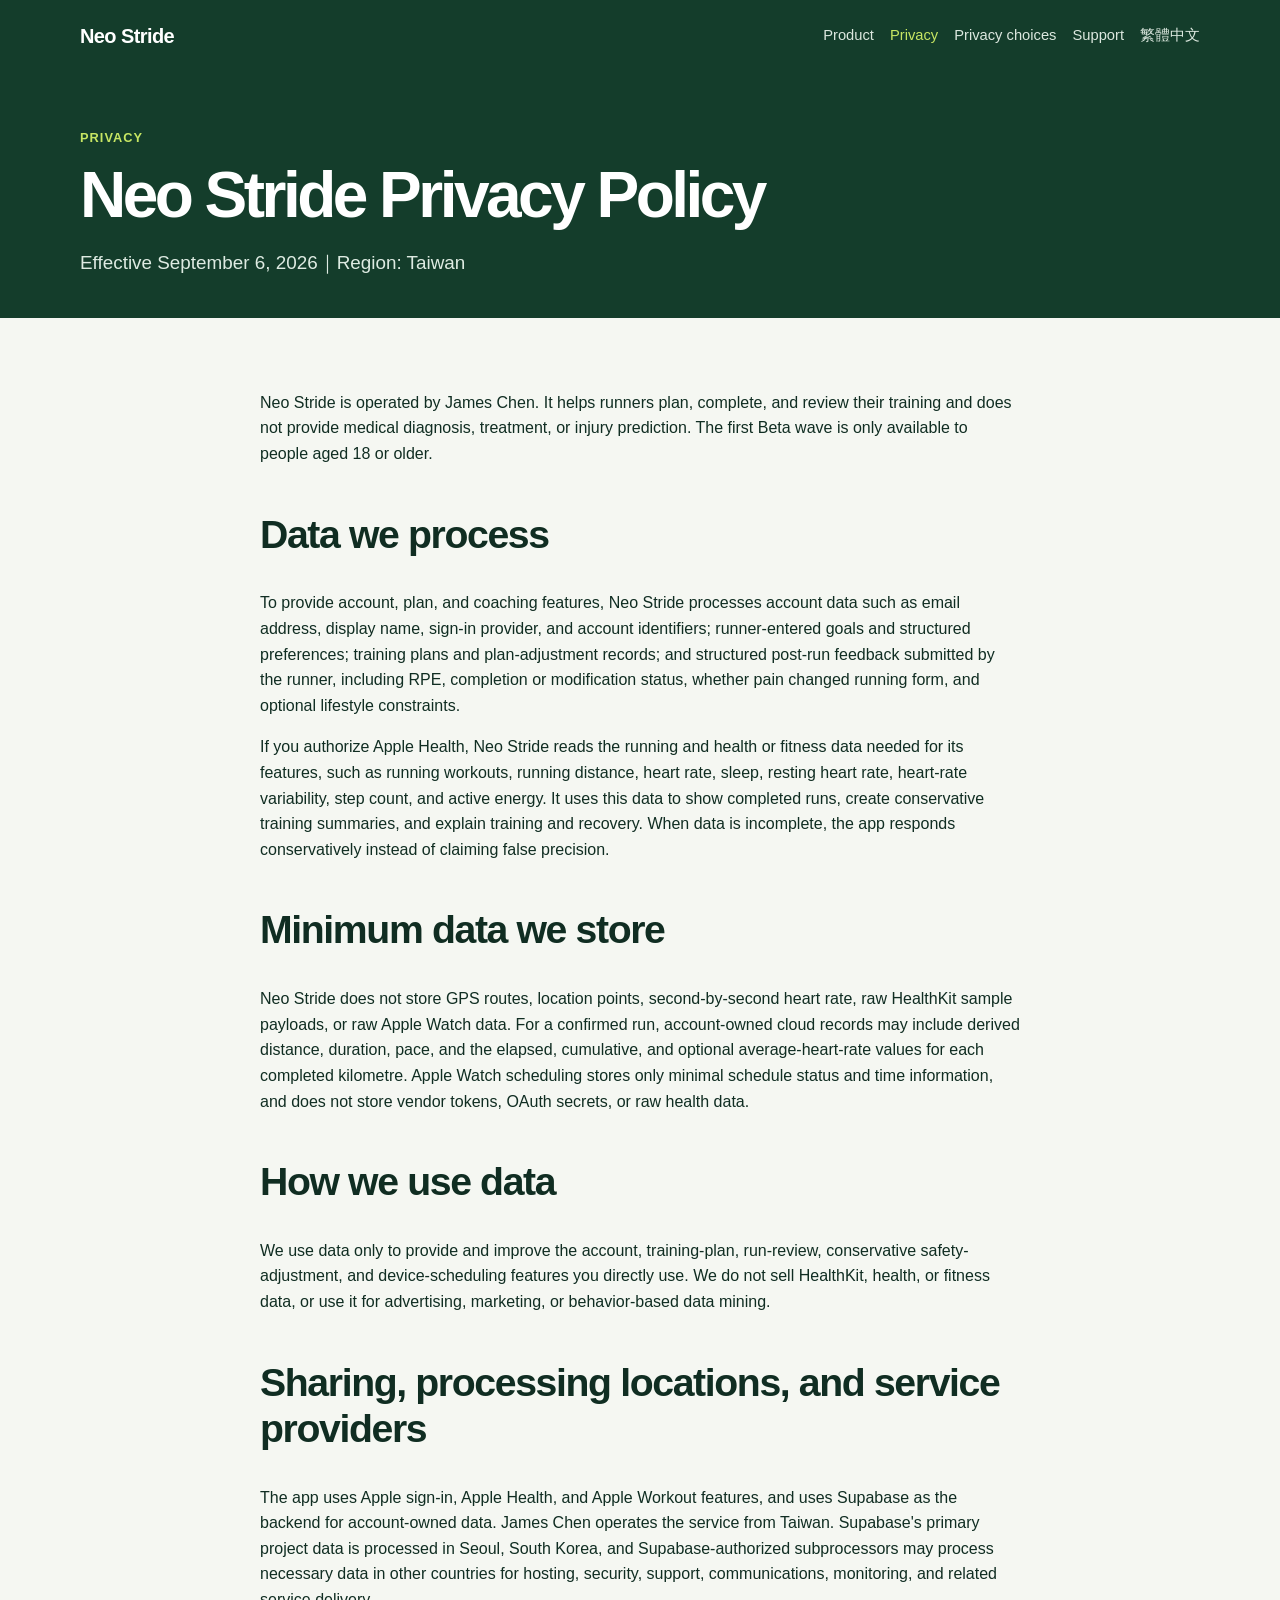
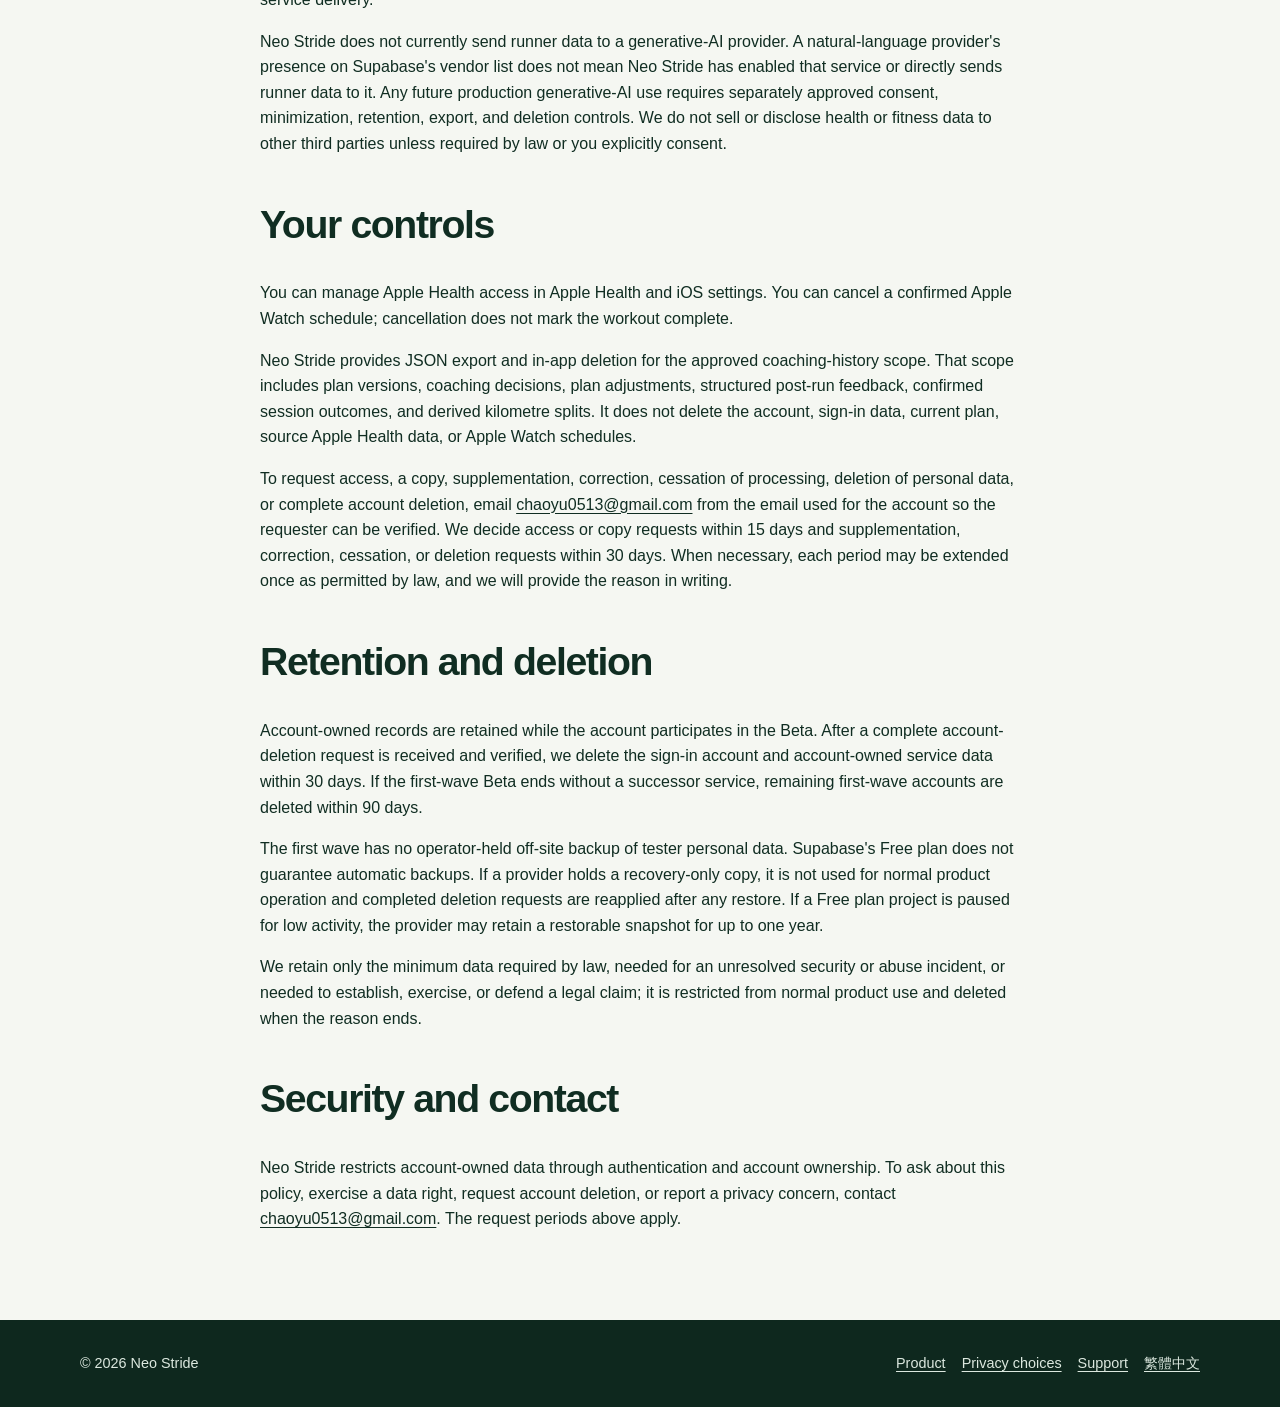
<file: en/privacy/index.html>
<!doctype html>
<html lang="en">
  <head>
    <meta charset="utf-8">
    <meta name="viewport" content="width=device-width, initial-scale=1">
    <meta name="description" content="Neo Stride privacy policy: data processing, Apple Health, retention, deletion, and contact information.">
    <link rel="stylesheet" href="../../assets/css/site.css">
    <link rel="alternate" hreflang="zh-Hant" href="../../privacy/">
    <title>Privacy Policy — Neo Stride</title>
  </head>
  <body>
    <header class="site-header"><div class="shell nav">
      <a class="brand" href="../">Neo Stride</a>
      <nav class="nav-links" aria-label="Main navigation"><a href="../">Product</a><a aria-current="page" href="./">Privacy</a><a href="../privacy-choices/">Privacy choices</a><a href="../support/">Support</a><a href="../../privacy/" lang="zh-Hant">繁體中文</a></nav>
    </div></header>
    <main>
      <section class="page-hero"><div class="shell">
        <p class="eyebrow">Privacy</p>
        <h1>Neo Stride Privacy Policy</h1>
        <p class="lede">Effective <time datetime="2026-09-06">September 6, 2026</time>｜Region: Taiwan</p>
      </div></section>
      <section class="section"><div class="shell prose">
        <p>Neo Stride is operated by James Chen. It helps runners plan, complete, and review their training and does not provide medical diagnosis, treatment, or injury prediction. The first Beta wave is only available to people aged 18 or older.</p>

        <h2>Data we process</h2>
        <p>To provide account, plan, and coaching features, Neo Stride processes account data such as email address, display name, sign-in provider, and account identifiers; runner-entered goals and structured preferences; training plans and plan-adjustment records; and structured post-run feedback submitted by the runner, including RPE, completion or modification status, whether pain changed running form, and optional lifestyle constraints.</p>
        <p>If you authorize Apple Health, Neo Stride reads the running and health or fitness data needed for its features, such as running workouts, running distance, heart rate, sleep, resting heart rate, heart-rate variability, step count, and active energy. It uses this data to show completed runs, create conservative training summaries, and explain training and recovery. When data is incomplete, the app responds conservatively instead of claiming false precision.</p>

        <h2>Minimum data we store</h2>
        <p>Neo Stride does not store GPS routes, location points, second-by-second heart rate, raw HealthKit sample payloads, or raw Apple Watch data. For a confirmed run, account-owned cloud records may include derived distance, duration, pace, and the elapsed, cumulative, and optional average-heart-rate values for each completed kilometre. Apple Watch scheduling stores only minimal schedule status and time information, and does not store vendor tokens, OAuth secrets, or raw health data.</p>

        <h2>How we use data</h2>
        <p>We use data only to provide and improve the account, training-plan, run-review, conservative safety-adjustment, and device-scheduling features you directly use. We do not sell HealthKit, health, or fitness data, or use it for advertising, marketing, or behavior-based data mining.</p>

        <h2>Sharing, processing locations, and service providers</h2>
        <p>The app uses Apple sign-in, Apple Health, and Apple Workout features, and uses Supabase as the backend for account-owned data. James Chen operates the service from Taiwan. Supabase's primary project data is processed in Seoul, South Korea, and Supabase-authorized subprocessors may process necessary data in other countries for hosting, security, support, communications, monitoring, and related service delivery.</p>
        <p>Neo Stride does not currently send runner data to a generative-AI provider. A natural-language provider's presence on Supabase's vendor list does not mean Neo Stride has enabled that service or directly sends runner data to it. Any future production generative-AI use requires separately approved consent, minimization, retention, export, and deletion controls. We do not sell or disclose health or fitness data to other third parties unless required by law or you explicitly consent.</p>

        <h2>Your controls</h2>
        <p>You can manage Apple Health access in Apple Health and iOS settings. You can cancel a confirmed Apple Watch schedule; cancellation does not mark the workout complete.</p>
        <p>Neo Stride provides JSON export and in-app deletion for the approved coaching-history scope. That scope includes plan versions, coaching decisions, plan adjustments, structured post-run feedback, confirmed session outcomes, and derived kilometre splits. It does not delete the account, sign-in data, current plan, source Apple Health data, or Apple Watch schedules.</p>
        <p>To request access, a copy, supplementation, correction, cessation of processing, deletion of personal data, or complete account deletion, email <a href="mailto:chaoyu0513@gmail.com">chaoyu0513@gmail.com</a> from the email used for the account so the requester can be verified. We decide access or copy requests within 15 days and supplementation, correction, cessation, or deletion requests within 30 days. When necessary, each period may be extended once as permitted by law, and we will provide the reason in writing.</p>

        <h2>Retention and deletion</h2>
        <p>Account-owned records are retained while the account participates in the Beta. After a complete account-deletion request is received and verified, we delete the sign-in account and account-owned service data within 30 days. If the first-wave Beta ends without a successor service, remaining first-wave accounts are deleted within 90 days.</p>
        <p>The first wave has no operator-held off-site backup of tester personal data. Supabase's Free plan does not guarantee automatic backups. If a provider holds a recovery-only copy, it is not used for normal product operation and completed deletion requests are reapplied after any restore. If a Free plan project is paused for low activity, the provider may retain a restorable snapshot for up to one year.</p>
        <p>We retain only the minimum data required by law, needed for an unresolved security or abuse incident, or needed to establish, exercise, or defend a legal claim; it is restricted from normal product use and deleted when the reason ends.</p>

        <h2>Security and contact</h2>
        <p>Neo Stride restricts account-owned data through authentication and account ownership. To ask about this policy, exercise a data right, request account deletion, or report a privacy concern, contact <a href="mailto:chaoyu0513@gmail.com">chaoyu0513@gmail.com</a>. The request periods above apply.</p>
      </div></section>
    </main>
    <footer class="site-footer"><div class="shell footer-inner"><span>© 2026 Neo Stride</span><nav class="footer-links" aria-label="Footer navigation"><a href="../">Product</a><a href="../privacy-choices/">Privacy choices</a><a href="../support/">Support</a><a href="../../privacy/" lang="zh-Hant">繁體中文</a></nav></div></footer>
  </body>
</html>
</file>
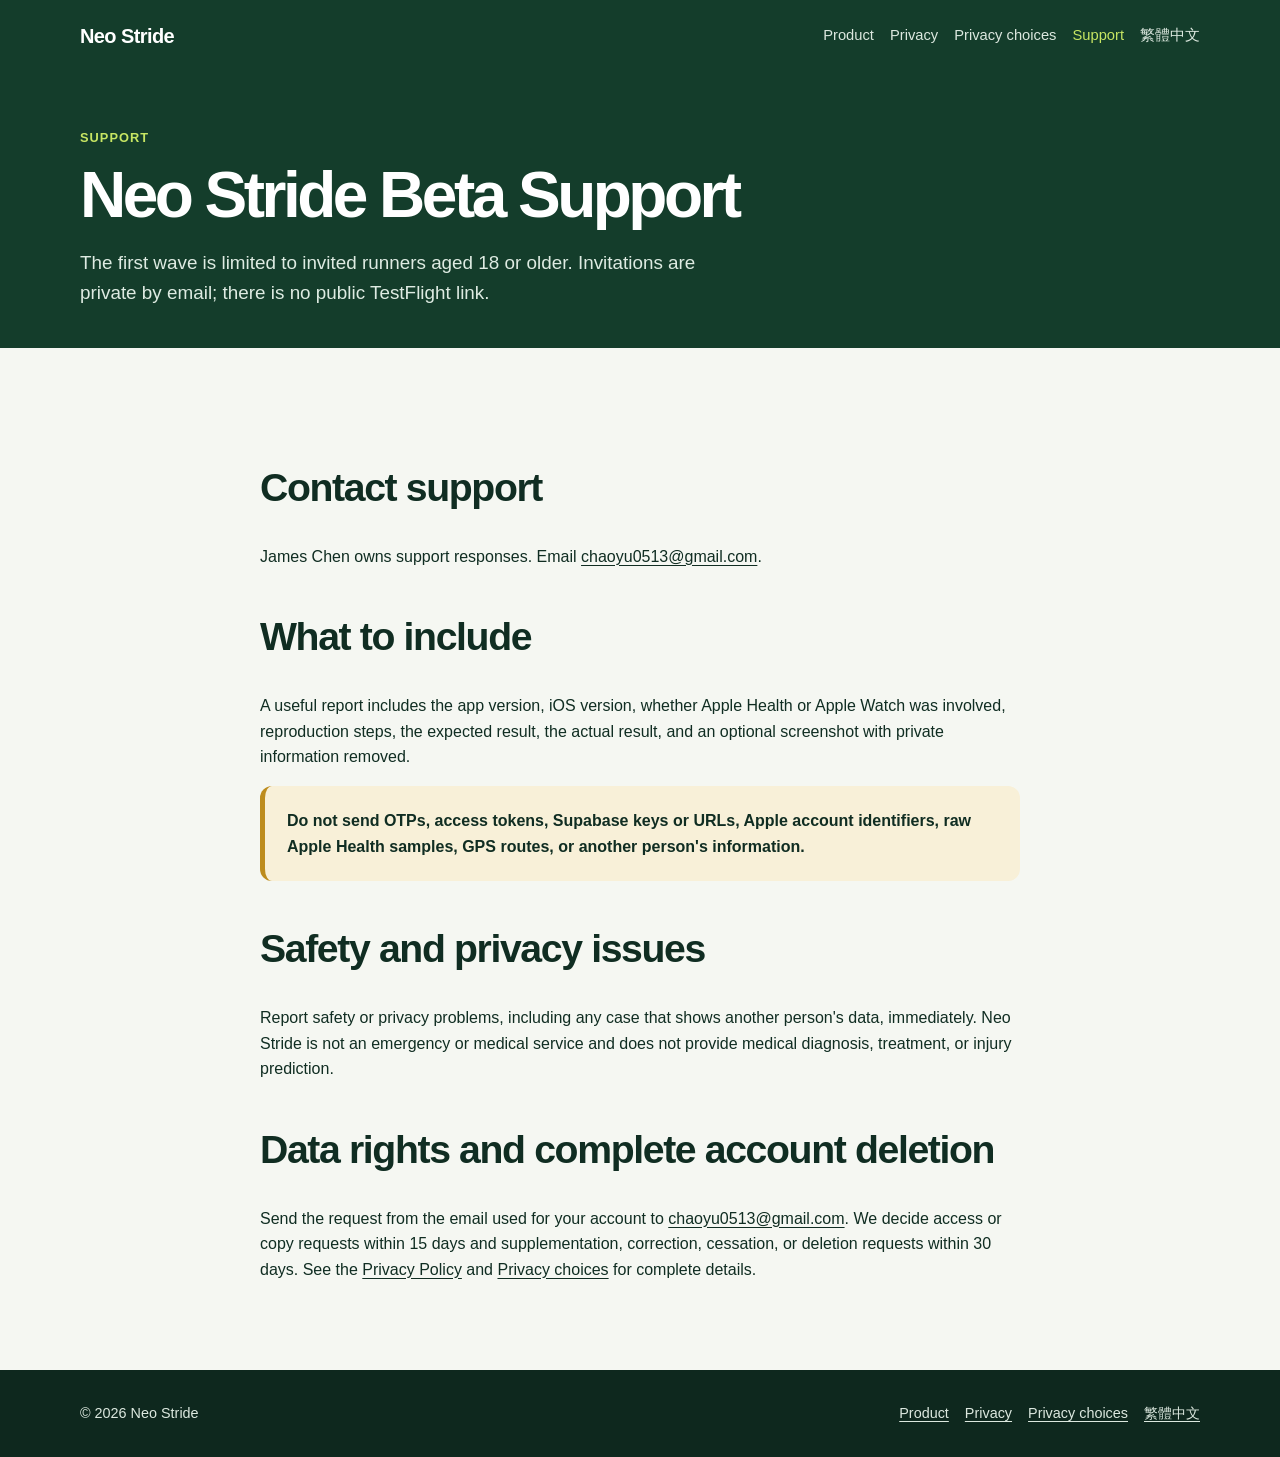
<file: en/support/index.html>
<!doctype html>
<html lang="en">
  <head>
    <meta charset="utf-8">
    <meta name="viewport" content="width=device-width, initial-scale=1">
    <meta name="description" content="Neo Stride first-wave Beta support and issue-reporting instructions.">
    <link rel="stylesheet" href="../../assets/css/site.css">
    <link rel="alternate" hreflang="zh-Hant" href="../../support/">
    <title>Support — Neo Stride</title>
  </head>
  <body>
    <header class="site-header"><div class="shell nav"><a class="brand" href="../">Neo Stride</a><nav class="nav-links" aria-label="Main navigation"><a href="../">Product</a><a href="../privacy/">Privacy</a><a href="../privacy-choices/">Privacy choices</a><a aria-current="page" href="./">Support</a><a href="../../support/" lang="zh-Hant">繁體中文</a></nav></div></header>
    <main>
      <section class="page-hero"><div class="shell"><p class="eyebrow">Support</p><h1>Neo Stride Beta Support</h1><p class="lede">The first wave is limited to invited runners aged 18 or older. Invitations are private by email; there is no public TestFlight link.</p></div></section>
      <section class="section"><div class="shell prose">
        <h2>Contact support</h2>
        <p>James Chen owns support responses. Email <a href="mailto:chaoyu0513@gmail.com">chaoyu0513@gmail.com</a>.</p>

        <h2>What to include</h2>
        <p>A useful report includes the app version, iOS version, whether Apple Health or Apple Watch was involved, reproduction steps, the expected result, the actual result, and an optional screenshot with private information removed.</p>
        <div class="notice"><strong>Do not send OTPs, access tokens, Supabase keys or URLs, Apple account identifiers, raw Apple Health samples, GPS routes, or another person's information.</strong></div>

        <h2>Safety and privacy issues</h2>
        <p>Report safety or privacy problems, including any case that shows another person's data, immediately. Neo Stride is not an emergency or medical service and does not provide medical diagnosis, treatment, or injury prediction.</p>

        <h2>Data rights and complete account deletion</h2>
        <p>Send the request from the email used for your account to <a href="mailto:chaoyu0513@gmail.com">chaoyu0513@gmail.com</a>. We decide access or copy requests within 15 days and supplementation, correction, cessation, or deletion requests within 30 days. See the <a href="../privacy/">Privacy Policy</a> and <a href="../privacy-choices/">Privacy choices</a> for complete details.</p>
      </div></section>
    </main>
    <footer class="site-footer"><div class="shell footer-inner"><span>© 2026 Neo Stride</span><nav class="footer-links" aria-label="Footer navigation"><a href="../">Product</a><a href="../privacy/">Privacy</a><a href="../privacy-choices/">Privacy choices</a><a href="../../support/" lang="zh-Hant">繁體中文</a></nav></div></footer>
  </body>
</html>
</file>
<file: assets/css/site.css>
:root {
  --ink: #102d22;
  --muted: #52645c;
  --forest: #143d2b;
  --forest-soft: #255d42;
  --lime: #c7e663;
  --paper: #f5f7f2;
  --card: #ffffff;
  --line: #dce5dc;
  --notice: #f8f0d8;
  --shadow: 0 16px 45px rgba(16, 45, 34, .09);
}

* { box-sizing: border-box; }
html { scroll-behavior: smooth; }
body {
  margin: 0;
  color: var(--ink);
  background: var(--paper);
  font-family: -apple-system, BlinkMacSystemFont, "SF Pro Text", "PingFang TC", "Noto Sans TC", "Segoe UI", sans-serif;
  line-height: 1.6;
}
a { color: inherit; text-underline-offset: .18em; }
.shell { width: min(1120px, calc(100% - 40px)); margin: 0 auto; }
.site-header { padding: 20px 0; background: var(--forest); color: #fff; }
.nav { display: flex; align-items: center; justify-content: space-between; gap: 20px; }
.brand { color: #fff; font-weight: 800; letter-spacing: -.03em; text-decoration: none; font-size: 1.25rem; }
.nav-links { display: flex; flex-wrap: wrap; align-items: center; gap: 16px; font-size: .92rem; }
.nav-links a { color: #dce8df; text-decoration: none; }
.nav-links a:hover, .nav-links a[aria-current="page"] { color: var(--lime); }
.hero { padding: 82px 0 72px; background: radial-gradient(circle at 85% 8%, #326b4d 0, var(--forest) 42%); color: #fff; }
.eyebrow { margin: 0 0 14px; color: var(--lime); font-weight: 750; letter-spacing: .08em; text-transform: uppercase; font-size: .8rem; }
h1, h2, h3, p { margin-top: 0; }
h1 { max-width: 820px; margin-bottom: 18px; font-size: clamp(2.5rem, 6vw, 4.9rem); line-height: 1.05; letter-spacing: -.055em; }
h2 { font-size: clamp(1.65rem, 3.2vw, 2.45rem); line-height: 1.18; letter-spacing: -.035em; }
h3 { margin-bottom: 8px; font-size: 1.14rem; }
.lede { max-width: 650px; margin-bottom: 30px; color: #deebe2; font-size: 1.18rem; }
.actions { display: flex; flex-wrap: wrap; gap: 12px; }
.button { display: inline-block; padding: 12px 18px; border-radius: 999px; background: var(--lime); color: var(--forest); font-weight: 800; text-decoration: none; }
.button.secondary { border: 1px solid rgba(255,255,255,.35); background: transparent; color: #fff; }
.section { padding: 72px 0; }
.section.soft { background: #eaf1eb; }
.section-heading { max-width: 680px; margin-bottom: 30px; }
.section-heading p, .muted { color: var(--muted); }
.grid { display: grid; grid-template-columns: repeat(3, 1fr); gap: 18px; }
.card { padding: 26px; border: 1px solid var(--line); border-radius: 22px; background: var(--card); box-shadow: var(--shadow); }
.card p { margin-bottom: 0; color: var(--muted); }
.split { display: grid; grid-template-columns: 1.1fr .9fr; gap: 38px; align-items: center; }
.facts { margin: 0; padding: 0; list-style: none; }
.facts li { padding: 14px 0; border-bottom: 1px solid var(--line); font-weight: 650; }
.facts li:last-child { border-bottom: 0; }
.banner { padding: 22px 26px; border-radius: 20px; background: var(--forest); color: #fff; }
.banner p { margin: 0; color: #dce8df; }
.page-hero { padding: 56px 0 40px; background: var(--forest); color: #fff; }
.page-hero h1 { max-width: 700px; font-size: clamp(2.3rem, 5vw, 4rem); }
.page-hero .lede { margin-bottom: 0; }
.prose { width: min(760px, 100%); }
.prose h2 { margin-top: 45px; }
.prose li { margin: 8px 0; }
.notice { padding: 22px; border-left: 5px solid #bd8c1d; border-radius: 12px; background: var(--notice); }
.site-footer { padding: 32px 0; background: #0e281e; color: #dce8df; font-size: .9rem; }
.footer-inner { display: flex; justify-content: space-between; flex-wrap: wrap; gap: 18px; }
.footer-links { display: flex; flex-wrap: wrap; gap: 16px; }
.footer-links a { color: #dce8df; }

@media (max-width: 760px) {
  .shell { width: min(100% - 32px, 1120px); }
  .nav { align-items: flex-start; flex-direction: column; }
  .hero { padding: 62px 0 54px; }
  .section { padding: 54px 0; }
  .grid, .split { grid-template-columns: 1fr; }
}
</file>
